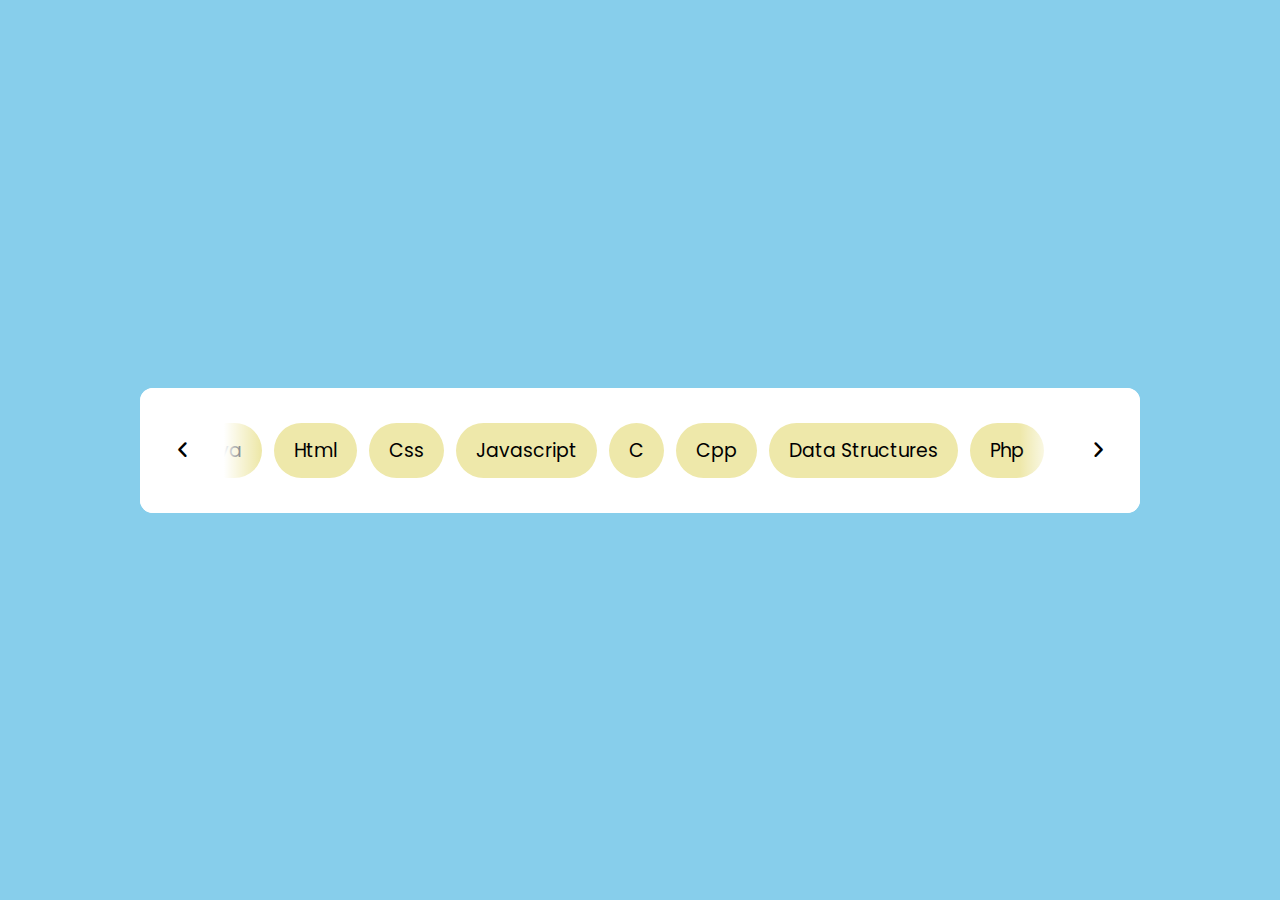
<file: DraggableSlider/index.html>
<!DOCTYPE html>
<html lang="en">

<head>
    <meta charset="UTF-8">
    <title>Draggable Slider</title>
    <link rel="stylesheet" href="style.css">
    <meta http-equiv="X-UA-Compatible" content="IE=edge">
    <meta name="viewport" content="width=device-width, initial-scale=1.0">
    <link rel="stylesheet" href="https://cdnjs.cloudflare.com/ajax/libs/font-awesome/6.2.1/css/all.min.css"
        crossorigin="anonymous" referrerpolicy="no-referrer" />
    <script src="script.js" defer></script>
</head>

<body>
    <div class="wrapper">
        <div class="icon"><i id="left" class="fa-solid fa-angle-left"></i></div>
        <ul class="courses-list">
            <li class="course">Java</li>
            <li class="course">Html</li>
            <li class="course">Css</li>
            <li class="course">Javascript</li>
            <li class="course">C</li>
            <li class="course">Cpp</li>
            <li class="course">Data Structures</li>
            <li class="course">Php</li>
            <li class="course">Python</li>
            <li class="course">Perl</li>
            <li class="course">Ruby</li>
            <li class="course">Dbms</li>
            <li class="course">Java</li>
            <li class="course">Html</li>
            <li class="course">Css</li>
            <li class="course">Javascript</li>
            <li class="course">C</li>
            <li class="course">Cpp</li>
            <li class="course">Data Structures</li>
            <li class="course">Php</li>
            <li class="course">Python</li>
            <li class="course">Perl</li>
            <li class="course">Ruby</li>
            <li class="course">Dbms</li>
        </ul>
        <div class="icon"><i id="right" class="fa-solid fa-angle-right"></i></div>
    </div>
</body>

</html>
</file>
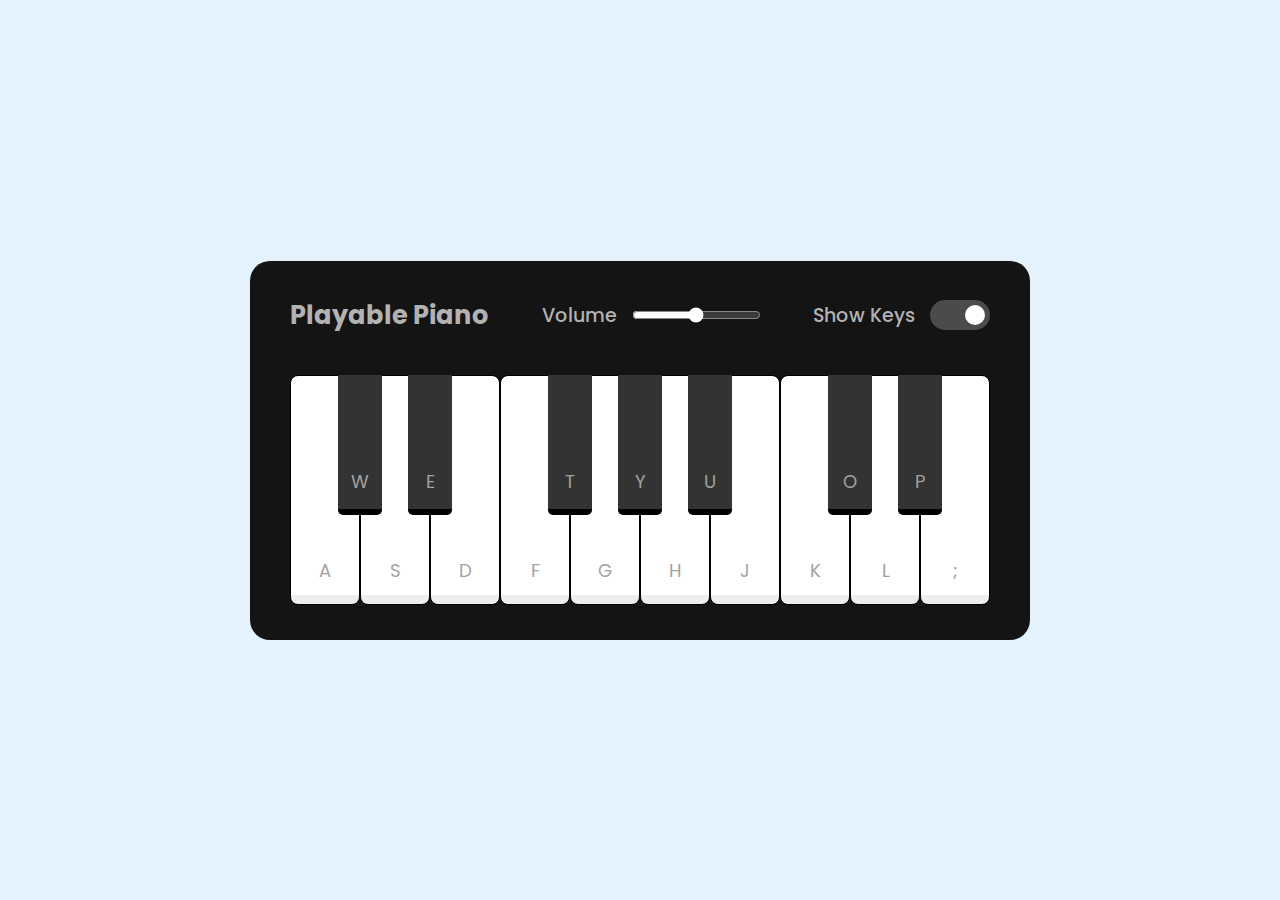
<file: Piano/index.html>
<!DOCTYPE html>
<html lang="en">
<head>
    <meta charset="UTF-8">
    <title>Piano</title>
    <link rel="stylesheet" href="style.css">
    <meta http-equiv="X-UA-Compatible" content="IE=edge">
    <meta name="viewport" content="width=device-width, initial-scale=1.0">
    <link rel="stylesheet" href="https://cdnjs.cloudflare.com/ajax/libs/font-awesome/6.2.1/css/all.min.css" integrity="sha512-MV7K8ygLIBoVD59lQIYicR65iaqukzvf/nwasF0nqhPay5w/9lJmVM2hMDcnK1OnMGCdVKiQrJ7lzPJQd1w==" crossorigin="anonymous" referrerpolicy="no-referrer" />
    <script src="script.js" defer></script>
</head>
<body>
    <div class="wrapper">
        <header>
            <h2>Playable Piano</h2>
            <div class="column volume-slider">
                <span>Volume</span><input type="range" min="0" max="1" value="0.5" step="any">
            </div>
            <div class="column keys-checkbox">
                <span>Show Keys</span><input type="checkbox" checked>
            </div>
        </header>
        <ul class="paino-keys">
            <li class="key white" data-key="a"><span>a</span></li>
            <li class="key black" data-key="w"><span>w</span></li>
            <li class="key white" data-key="s"><span>s</span></li>
            <li class="key black" data-key="e"><span>e</span></li>
            <li class="key white" data-key="d"><span>d</span></li>
            <li class="key white" data-key="f"><span>f</span></li>
            <li class="key black" data-key="t"><span>t</span></li>
            <li class="key white" data-key="g"><span>g</span></li>
            <li class="key black" data-key="y"><span>y</span></li>
            <li class="key white" data-key="h"><span>h</span></li>
            <li class="key black" data-key="u"><span>u</span></li>
            <li class="key white" data-key="j"><span>j</span></li>
            <li class="key white" data-key="k"><span>k</span></li>
            <li class="key black" data-key="o"><span>o</span></li>
            <li class="key white" data-key="l"><span>l</span></li>
            <li class="key black" data-key="p"><span>p</span></li>
            <li class="key white" data-key=";"><span>;</span></li>
        </ul>
    </div>
</body>
</html>
</file>
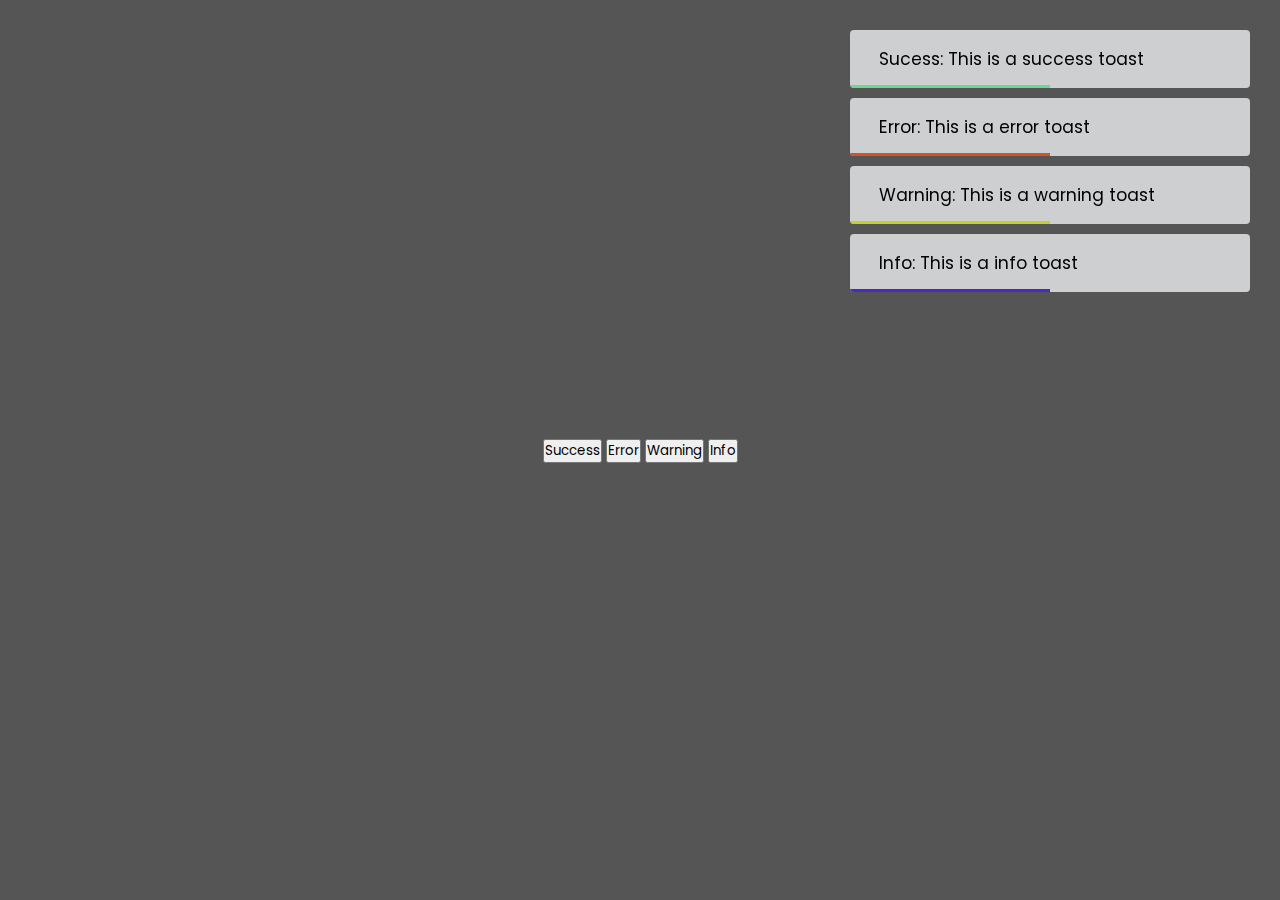
<file: ToastMsgs/index.html>
<!DOCTYPE html>
<html lang="en">
<head>
    <meta charset="UTF-8">
    <title>Notification Toast</title>
    <link rel="stylesheet" href="style.css">
    <meta http-equiv="X-UA-Compatible" content="IE=edge">
    <meta name="viewport" content="width=device-width, initial-scale=1.0">
    <link rel="stylesheet" href="https://cdnjs.cloudflare.com/ajax/libs/font-awesome/6.2.1/css/all.min.css" integrity="sha512-MV7K8+y+gLIBoVD59lQIYicR65iaqukzvf/nwasF0nqhPay5w/9lJmVM2hMDcnK1OnMGCdVK+iQrJ7lzPJQd1w==" crossorigin="anonymous" referrerpolicy="no-referrer" />
    <script src="script.js" defer></script>
</head>
<body>
    <ul class="notifications">
        <li class="toast success">
            <div class="column">
                <i class="fa-solid fa-circle-check"></i>
                <span>Sucess: This is a success toast</span>
            </div>
            <i class="fa-solid fa-xmark"></i>
        </li>
        <li class="toast error">
            <div class="column">
                <i class="fa-solid fa-circle-xmark"></i>
                <span>Error: This is a error toast</span>
            </div>
            <i class="fa-solid fa-xmark"></i>
        </li>
        <li class="toast warning">
            <div class="column">
                <i class="fa-solid fa-triangle-exclamation"></i>
                <span>Warning: This is a warning toast</span>
            </div>
            <i class="fa-solid fa-xmark"></i>
        </li>
        <li class="toast info">
            <div class="column">
                <i class="fa-solid fa-circle-info"></i>
                <span>Info: This is a info toast</span>
            </div>
            <i class="fa-solid fa-xmark"></i>
        </li>
    </ul>
    <div class="buttons">
        <button class="btn" id="success">Success</button>
        <button class="btn" id="error">Error</button>
        <button class="btn" id="warning">Warning</button>
        <button class="btn" id="info">Info</button>
    </div>
</body>
</html>
</file>
<file: DraggableSlider/style.css>
@import url('https://fonts.googleapis.com/css2?family=Poppins:wght@400&family=Roboto:wght@400&display=swap');
* {
    margin: 0;
    padding: 0;
    box-sizing: border-box;
    font-family: 'Poppins', sans-serif;
}

body {
    display: flex;
    align-items: center;
    justify-content: center;
    min-height: 100vh;
    background: skyblue;
}

.wrapper {
    background: #fff;
    max-width: 1000px;
    border-radius: 13px;
    overflow: hidden;
    padding: 35px;
    position: relative;
}

.wrapper .icon {
    display: flex;
    position: absolute;
    width: 120px;
    height: 100%;
    align-items: center;
    top: 0;
}



.icon i {
    width: 55px;
    height: 55px;
    cursor: pointer;
    font-size: 1.2rem;
    text-align: center;
    line-height: 55px;
    border-radius: 50%;
    background: white;
}

.icon:first-child i {
    margin-left: 15px;
}

.icon:last-child i {
    margin-right: 15px;
}

.icon:first-child {
    left: 0;
    background: linear-gradient(90deg,#fff 70%, transparent);
}

.icon:last-child {
    right: 0;
    justify-content: flex-end;
    background: linear-gradient(-90deg,#fff 70%, transparent);
}

.icon i:hover {
    background: #ff2;
}

.wrapper .courses-list {
    display: flex;
    gap: 12px;
    list-style: none;
    overflow-x: hidden;
    scroll-behavior: smooth;
}

.wrapper .course {
    cursor: pointer;
    font-size: 1.18rem;
    padding: 13px 20px;
    background: palegoldenrod;
    border-radius: 30px;
    white-space: nowrap;
}

.courses-list.dragging {
    scroll-behavior: auto;
    cursor: grab;
}

.courses-list.dragging .course {
    user-select: none;
}
</file>
<file: Piano/style.css>
@import url('https://fonts.googleapis.com/css2?family=Poppins:wght@400&family=Roboto:wght@400&display=swap');
* {
    margin: 0;
    padding: 0;
    box-sizing: border-box;
    font-family: 'Poppins', sans-serif;
}

body {
    display: flex;
    align-items: center;
    justify-content: center;
    min-height: 100vh;
    background: #e3f2fd;
}

.wrapper {
    width: 780px;
    border-radius: 20px;
    padding: 35px 40px;
    background: #141414;
}

.wrapper header {
    color: #b2b2b2;
    display: flex;
    align-items: center;
    justify-content: space-between;
}

header h2 {
    font-size: 1.6rem;
}

header .column {
    display: flex;
    align-items: center;
}

header .column span {
    font-weight: 500;
    margin-right: 15px;
    font-size: 1.19rem;
}

.volume-slider input {
    accent-color: #fff;
}

.keys-checkbox input {
    width: 60px;
    height: 30px;
    cursor: pointer;
    appearance: none;
    position: relative;
    border-radius: 30px;
    background: #4b4b4b;
}

.keys-checkbox input::before {
    content: "";
    width: 20px;
    height: 20px;
    top: 50%;
    left: 5px;
    border-radius: inherit;
    position: absolute;
    background: #8c8c8c;
    transform: translateY(-50%);
}

.keys-checkbox input:checked::before {
    left: 35px;
    background: #fff;
}

.paino-keys {
    display: flex;
    margin-top: 40px;
}

.paino-keys .key {
    color: #a2a2a2;
    cursor: pointer;
    user-select: none;
    position: relative;
    list-style: none;
   
    text-transform: uppercase;
}

.paino-keys .white {
    width: 70px;
    height: 230px;
    border-radius: 8px;
    border: 1px solid #000;
    background: linear-gradient(#fff 96%, #eee 4%);
}

.paino-keys .black {
    width: 44px;
    height: 140px;
    border-radius: 0 0 5px 5px;
    margin: 0 -22px 0 -22px;
    z-index: 2;
    background: linear-gradient(#333 96%, #000 4%);
}

.paino-keys span {
    position: absolute;
    bottom: 20px;
    width: 100%;
    text-align: center;
    font-size: 1.13rem;
}
</file>
<file: ToastMsgs/style.css>
@import url('https://fonts.googleapis.com/css2?family=Poppins:wght@400&family=Roboto:wght@400&display=swap');
* {
    margin: 0;
    padding: 0;
    box-sizing: border-box;
    font-family: 'Poppins', sans-serif;
}

:root {
    --dark : rgba(1, 0, 0, 0.666);
    --light : rgba(215, 218, 220, 0.923);
    --error : rgba(215, 70, 22, 0.912);
    --success : rgba(28, 226, 94, 0.545);
    --warning : rgba(194, 210, 20, 0.907);
    --info : rgba(71, 35, 190, 0.973);
}

body {
    display: flex;
    align-items: center;
    justify-content: center;
    min-height: 100vh;
    background: var(--dark);
}

.notifications {
    position: fixed;
    top: 30px;
    right: 30px;
}

.notifications :where(.toast, .column) {
    display: flex;
    align-items: center;
}

.notifications .toast {
    list-style: none;
    width: 400px;
    border-radius: 4px;
    position: relative;
    overflow: hidden;
    padding: 16px 17px;
    margin-bottom: 10px;
    background: var(--light);
    justify-content: space-between;
}

.toast::before {
    position: absolute;
    content: "";
    height: 3px;
    width: 50%;
    bottom: 0px;
    left: 0px;
}

.toast.success::before {
    background: var(--success);
}

.toast.error::before {
    background: var(--error);
}

.toast.warning::before {
    background: var(--warning)
}

.toast.info::before {
    background: var(--info);
}

.toast.success .column i {
    color: var(--success);
}

.toast.error .column i {
    color: var(--error);
}

.toast.warning .column i {
    color: var(--warning)
}

.toast.info .column i {
    color: var(--info);
}

.toast .column i {
    font-size: 1.75rem;
}

.toast .column span {
    font-size: 1.07rem;
    margin-left: 12px;
}

.toast i:last-child {
    cursor: pointer;
    color: burlywood
}

.toast i:last-child:hover {
    color: var(--dark)

}
</file>
